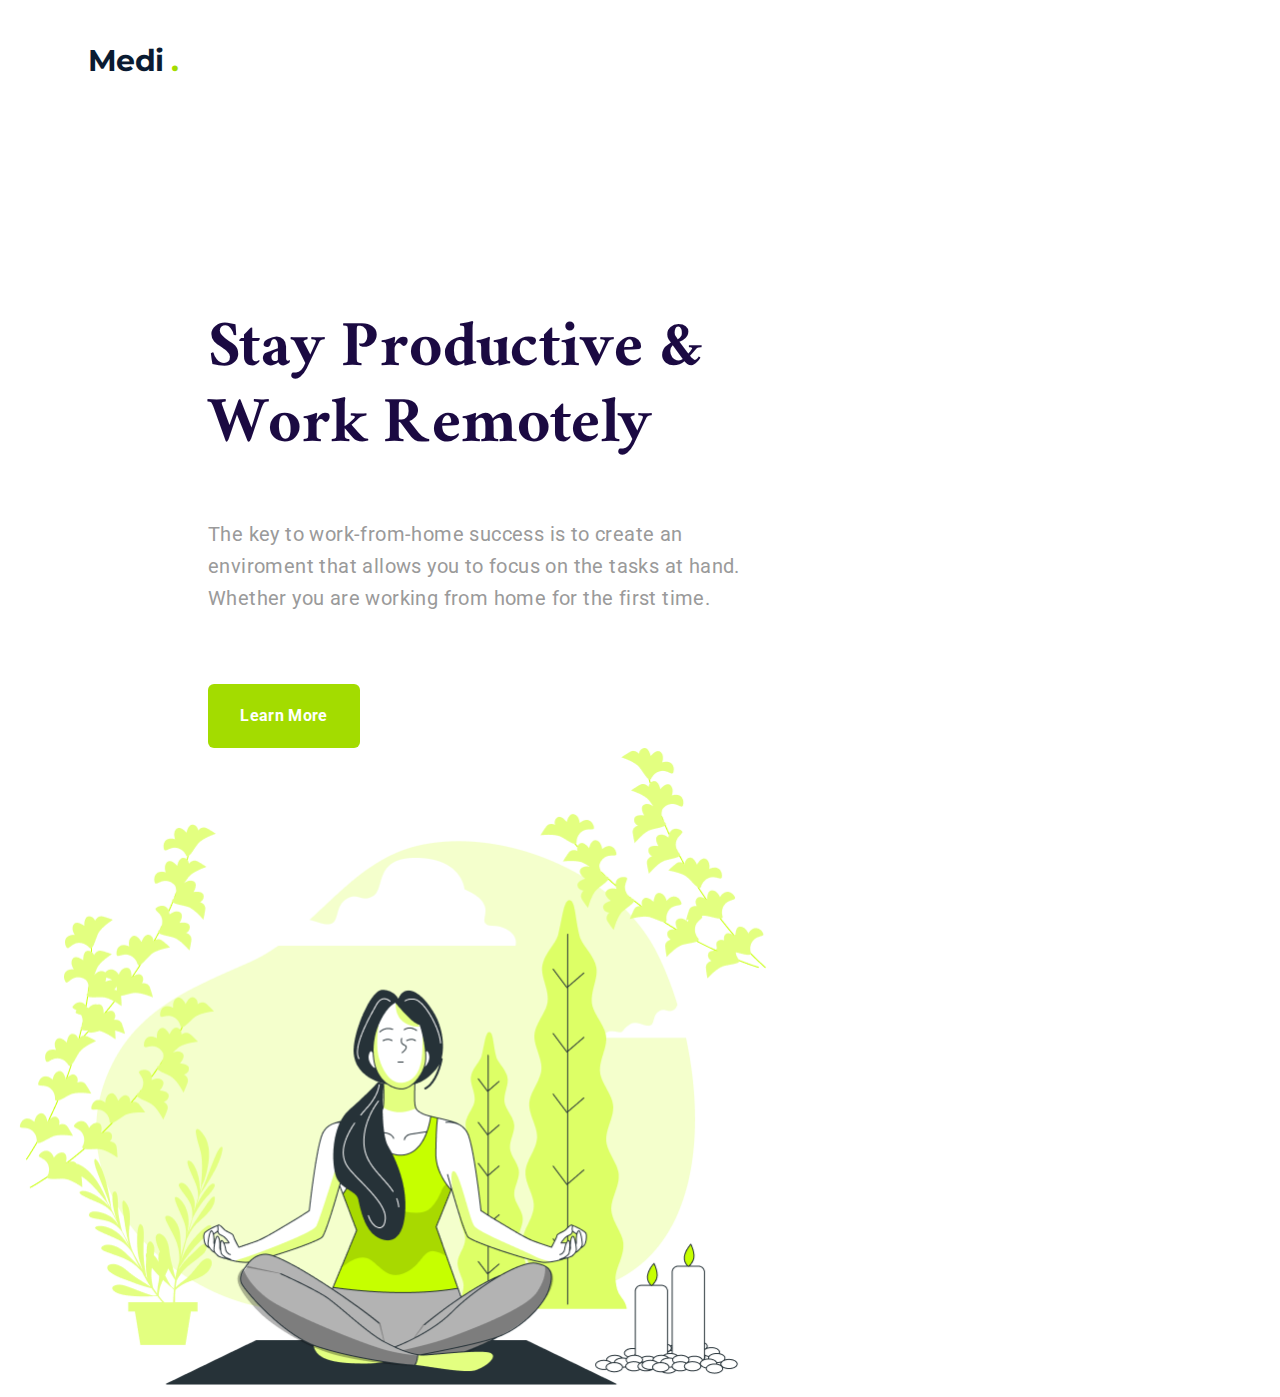
<file: index.html>
<!DOCTYPE html>
<html lang="en">
<head>
    <meta charset="UTF-8">
    <meta name="viewport" content="width=device-width, initial-scale=1.0">
    <link href="https://fonts.googleapis.com/css2?family=Montserrat:wght@400;700&family=Ramaraja&family=Roboto:wght@400;700&display=swap" rel="stylesheet">
    <link rel="stylesheet" href="styles/index.css">
    <title>Document</title>
</head>
<body>
    <header>
        <h3 class="logo"> Medi <span class="logo-dot">.</span></h3>
    </header> 
    <main>
        <section>
            <h1 class="main-title"> Stay Productive &
                Work Remotely</h1>
            <p class="main-info">The key to work-from-home success is to create an 
                enviroment that allows you to focus on the tasks at hand. Whether you are working from home for the first time.</p>
            <button class="main-btn">Learn More</button>
        </section>
        <section>
            <img src="images/yoga.png" alt="Woman doing Yoga">
        </section>
    </main>
</body>
</html>
</file>
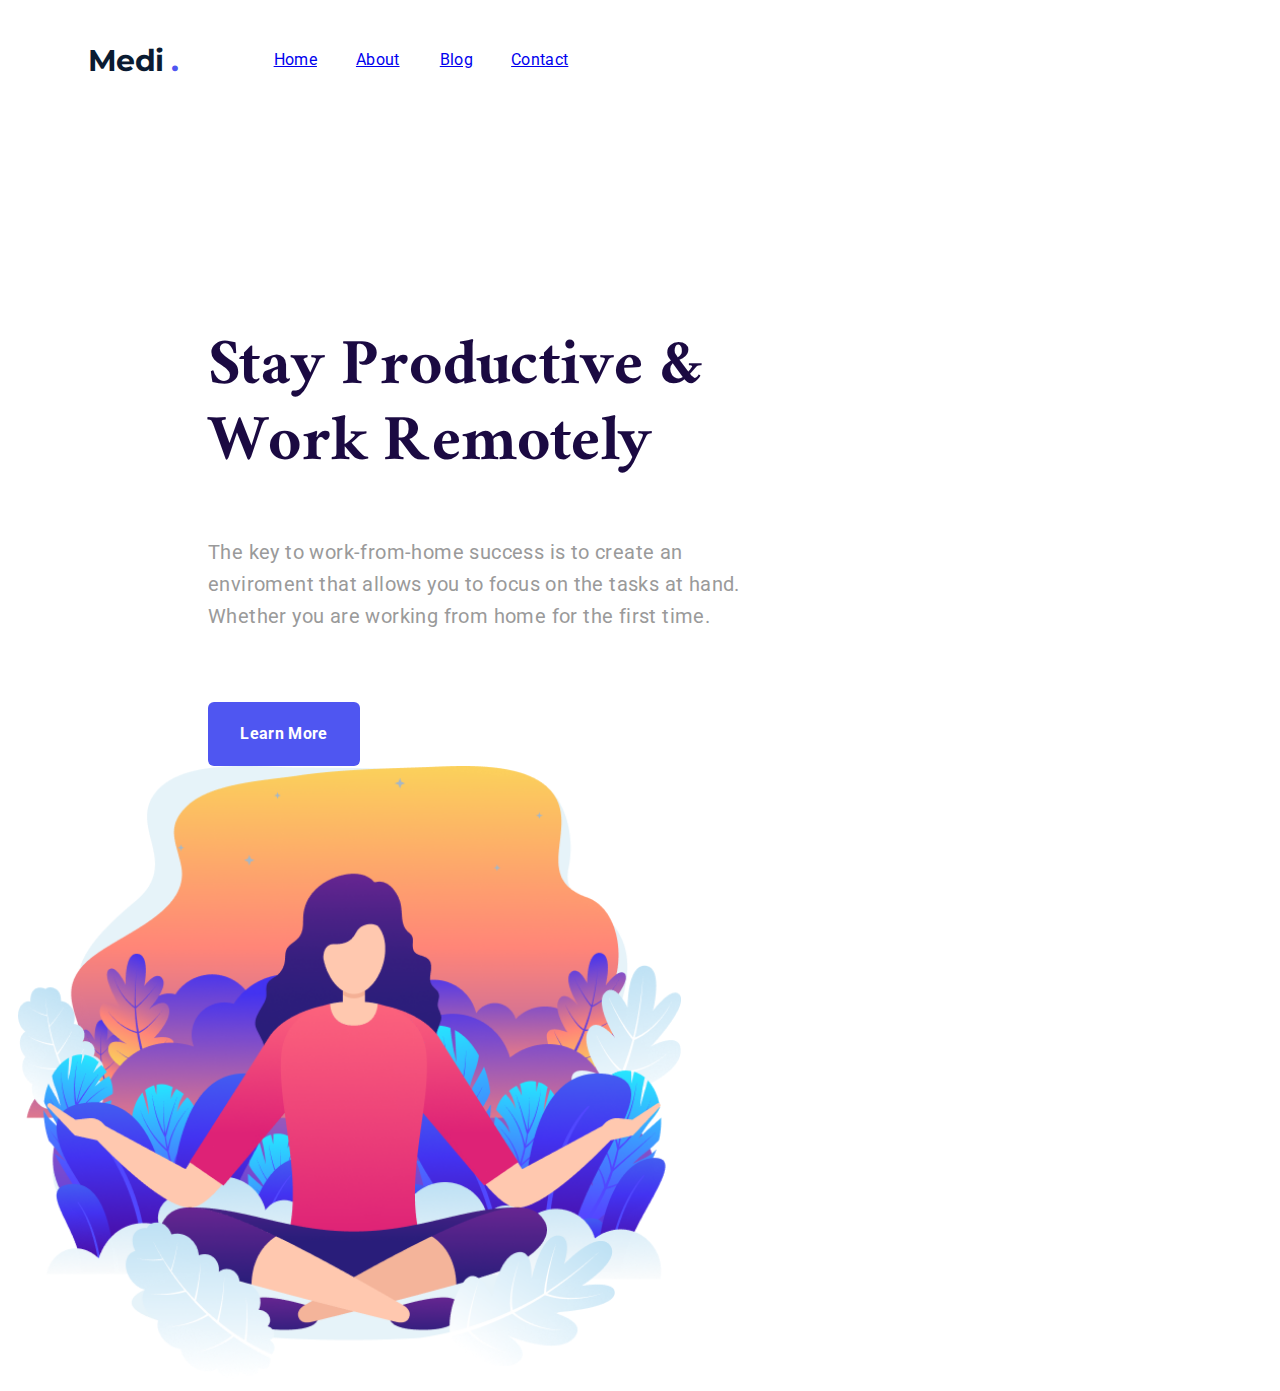
<file: index1.html>
<!DOCTYPE html>
<html lang="en">
<head>
    <meta charset="UTF-8">
    <meta name="viewport" content="width=device-width, initial-scale=1.0">
    <link href="https://fonts.googleapis.com/css2?family=Montserrat:wght@400;700&family=Ramaraja&family=Roboto:wght@400;700&display=swap" rel="stylesheet">
    <link rel="stylesheet" href="styles/index1.css">
    <title> Figma test 1</title>
</head>
<body>
    <header>
        <h3 class="logo">Medi <span class="logo-dot">.</span></h3>
        <nav><!--Navigation-->
            <a href="#" class="home"> Home </a>
            <a href="#" class="about"> About </a>
            <a href="#" class="blog"> Blog </a>
            <a href="#" class="contact"> Contact </a>
            <a href="#" class="signin"> Sign In </a>
        </nav><!--End Navigation-->
        <div class="but">
            <button class="signup-btn"> Sign Up </button>
        </div>
        </header> 
    <main>
        <section>
            <h1 class="main-title1">Stay Productive &
                Work Remotely </h1>
            <p class="main-info"> The key to work-from-home success is to create an 
                enviroment that allows you to focus on the tasks at hand. Whether you are working from home for the first time.</p>
            <button class="main-btn">Learn More</button>
        </section>
        <section>
            <img src="images/Focus.png" alt="Woman Focus">
        </section>
    </main>
</body>
</html>
</file>
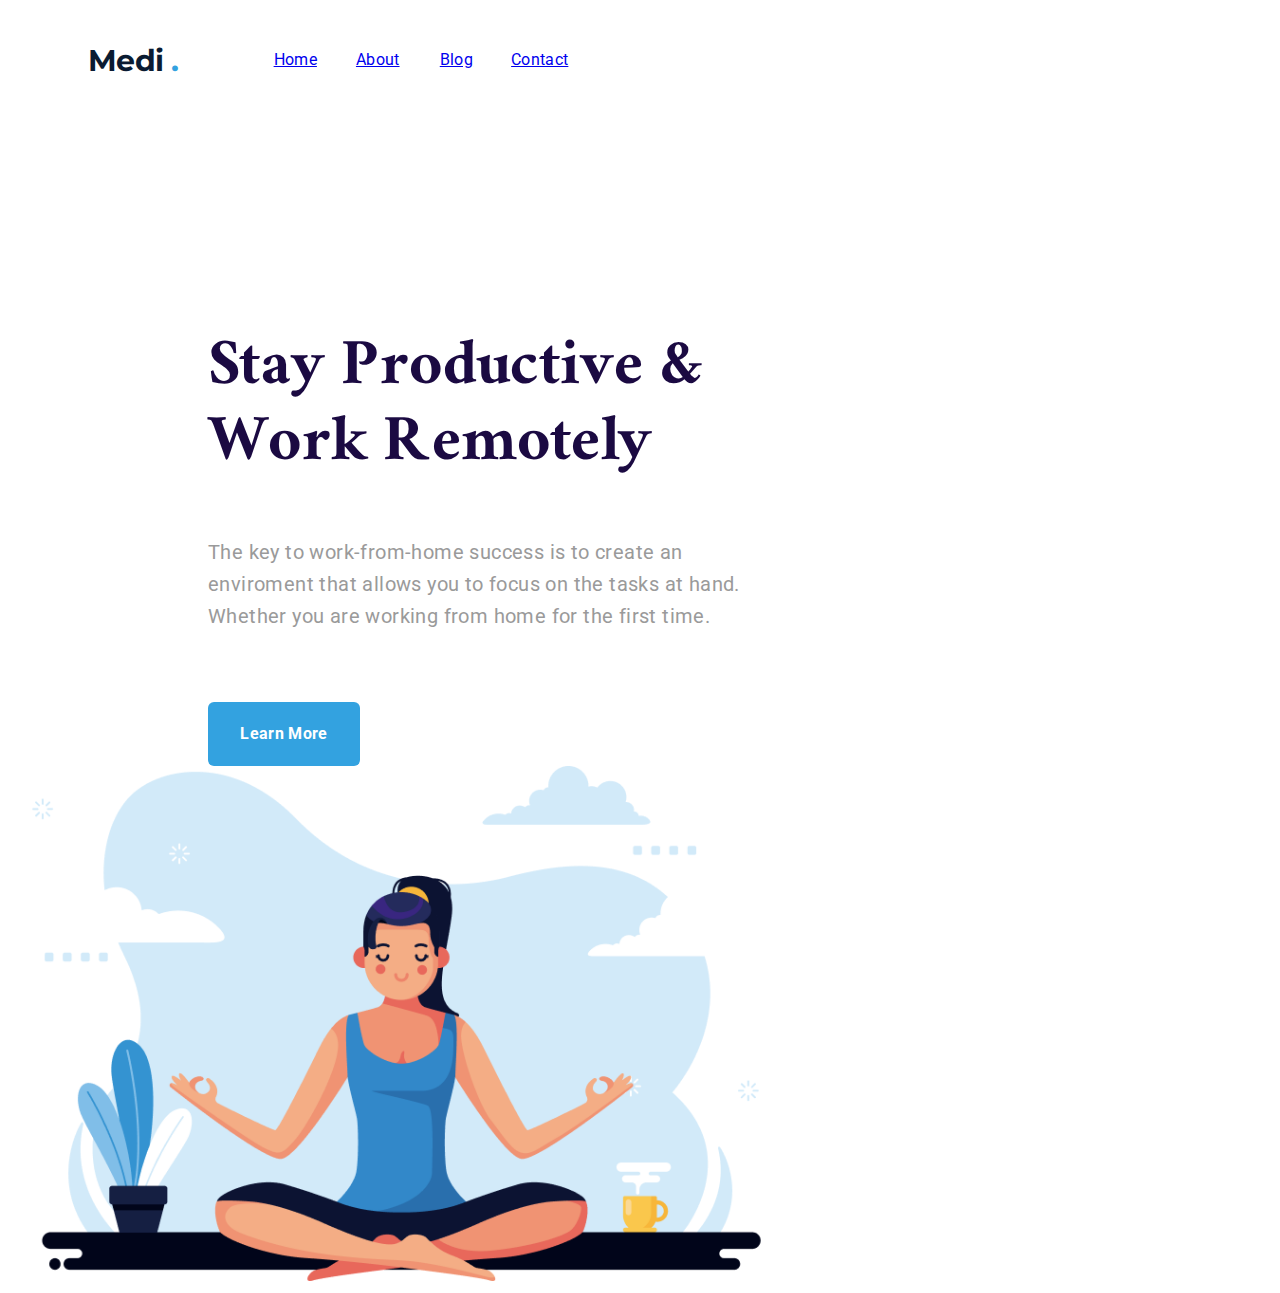
<file: index2.html>
<!DOCTYPE html>
<html lang="en">
<head>
    <meta charset="UTF-8">
    <meta name="viewport" content="width=device-width, initial-scale=1.0">
    <link href="https://fonts.googleapis.com/css2?family=Montserrat:wght@400;700&family=Ramaraja&family=Roboto:wght@400;700&display=swap" rel="stylesheet">
    <link rel="stylesheet" href="styles/index2.css">
    <title> Figma-test 2 </title>
</head>
<body>
    <header>
        <h3 class="logo"> Medi <span class="logo-dot">.</span></h3>
        <nav><!--Navigation-->
            <a href="#" class="home"> Home </a>
            <a href="#" class="about"> About </a>
            <a href="#" class="blog"> Blog </a>
            <a href="#" class="contact"> Contact </a>
        </nav><!--End Navigation-->
        <div> 
            <p href="#" class="signin"> Sign In </p>
            <button class="signup-btn"> Sign Up </button>
        </div>
        </header> 
    <main>
        <section>
            <h1 class="main-title1">Stay Productive &
                Work Remotely </h1>
            <p class="main-info"> The key to work-from-home success is to create an 
                enviroment that allows you to focus on the tasks at hand. Whether you are working from home for the first time.</p>
            <button class="main-btn">Learn More</button>
        </section>
        <section>
            <img src="images/yoga2.png" alt="Woman doing yoga">
        </section>
    </main>
</body>
</html>
</file>
<file: styles/index.css>
.logo {
    font-family: 'Montserrat', sans-serif;
    font-style: normal;
    font-weight: bold;
    font-size: 30px;
    line-height: 48px;
    /* or 160% */
    letter-spacing: -0.02em;
    color: #0A1B32;
    margin-top: 37px;
    margin-left: 80px;
}

.logo-dot {
    color: #A3DC00;
}

section {
    display: inline-block;
}

.main-title {
    max-width: 495px;
    width: 100%;
    margin-top: 203px;
    margin-left: 200px;
    font-family: 'Ramaraja', serif;
    font-style: normal;
    font-weight: normal;
    font-size: 72px;
    line-height: 76px;
    /* or 106% */
    letter-spacing: 0.02em;
    color: #1B0A42;
}

.main-info {
    max-width: 583px;
    width: 100%;
    margin-top: 10px;
    margin-left: 200px;
    font-family: 'Roboto', sans-serif;
    font-style: normal;
    font-weight: normal;
    font-size: 20px;
    line-height: 32px;
    /* or 160% */
    letter-spacing: 0.02em;
    color: #9A9A9A;
}

.main-btn {
    width: 152px;
    height: 64px;
    margin-top: 50px;
    margin-left: 200px;
    background-color: #A3DC00;
    border-radius: 6px;
    font-family: 'Roboto', sans-serif;
    font-style: normal;
    font-weight: bold;
    font-size: 16px;
    line-height: 32px;
    /* or 200% */
    text-align: center;
    letter-spacing: 0.02em;
    color: #FFFFFF;
    border: none;
}

img {
    max-width: 756px;
    width: 100%;
    margin-left: 10px;
}

section {
    display: inline-block;
}
</file>
<file: styles/index1.css>
.logo {
    font-family: 'Montserrat', sans-serif;
    font-style: normal;
    font-weight: bold;
    font-size: 30px;
    line-height: 48px;
    /* or 160% */
    letter-spacing: -0.02em;
    color: #0A1B32;
    margin-top: 37px;
    margin-left: 80px;
}

.logo-dot {
    color: #4F56F1;
}

nav {
    font-family: Roboto;
    font-style: normal;
    font-weight: normal;
    font-size: 16px;
    line-height: 24px;
    /* identical to box height, or 150% */
    text-align: center;
    letter-spacing: 0.02em;
    color: #1B0A42;
}

.home {
    position: absolute;
    width: 45px;
    height: 24px;
    left: 272.76px;
    top: 48px;
}

.about {
    position: absolute;
    width: 44px;
    height: 24px;
    left: 355.76px;
    top: 48px;
}

.blog {
    position: absolute;
    width: 33px;
    height: 24px;
    left: 439.76px;
    top: 48px;
}

.contact {
    position: absolute;
    width: 58px;
    height: 24px;
    left: 510.76px;
    top: 48px;
}

.but {
    display: inline-block;
}
    
.signin {
    
    position: absolute;
    width: 51px;
    height: 24px;
    left: 1320.96px;
    top: 48px;
    font-family: Roboto;
    font-style: normal;
    font-weight: normal;
    font-size: 16px;
    line-height: 24px;
    /* identical to box height, or 150% */
    text-align: center;
    letter-spacing: 0.02em;
    color: #1B0A42
}

.signup-btn {
    display: inline;
    position: absolute;
    width: 120px;
    height: 59.65px;
    margin-top: 30px;
    margin-bottom: 830.35px;
    margin-left: 1412.26px;
    background-color: #4F56F1;
    border-radius: 6px;
    font-family: 'Roboto', sans-serif;
    font-style: normal;
    font-weight: bold;
    font-size: 16px;
    line-height: 24px;
    /* or 200% */
    text-align: center;
    letter-spacing: 0.02em;
    color: #FFFFFF;
    border: none;
}

section {
    display: inline-block;
}
    
.main-title1 {
    max-width: 495px;
    width: 100%;
    margin-top: 203px;
    margin-left: 200px;
    font-family: 'Ramaraja', serif;
    font-style: normal;
    font-weight: normal;
    font-size: 72px;
    line-height: 76px;
    /* or 106% */
    letter-spacing: 0.02em;
    color: #1B0A42;
}
    
.main-info {
    max-width: 583px;
    width: 100%;
    margin-top: 10px;
    margin-left: 200px;
    font-family: 'Roboto', sans-serif;
    font-style: normal;
    font-weight: normal;
    font-size: 20px;
    line-height: 32px;
    /* or 160% */
    letter-spacing: 0.02em;
    color: #9A9A9A;
    }
    
    .main-btn {
        width: 152px;
        height: 64px;
        margin-top: 50px;
        margin-left: 200px;
        background-color: #4F56F1;
        border-radius: 6px;
        font-family: 'Roboto', sans-serif;
        font-style: normal;
        font-weight: bold;
        font-size: 16px;
        line-height: 32px;
        /* or 200% */
        text-align: center;
        letter-spacing: 0.02em;
        color: #FFFFFF;
        border: none;
    }
    
    img {
        max-width: 756px;
        width: 100%;
        margin-left: 10px;
    }
    
    section {
        display: inline-block;
    }
</file>
<file: styles/index2.css>
.logo {
    font-family: 'Montserrat', sans-serif;
    font-style: normal;
    font-weight: bold;
    font-size: 30px;
    line-height: 48px;
    /* or 160% */
    letter-spacing: -0.02em;
    color: #0A1B32;
    margin-top: 37px;
    margin-left: 80px;
}

.logo-dot {
    color: #33A2E0;
}

nav {
    font-family: Roboto;
    font-style: normal;
    font-weight: normal;
    font-size: 16px;
    line-height: 24px;
    /* identical to box height, or 150% */
    text-align: center;
    letter-spacing: 0.02em;
    color: #1B0A42;
}

.home {
    position: absolute;
    width: 45px;
    height: 24px;
    left: 272.76px;
    top: 48px;
}

.about {
    position: absolute;
    width: 44px;
    height: 24px;
    left: 355.76px;
    top: 48px;
}

.blog {
    position: absolute;
    width: 33px;
    height: 24px;
    left: 439.76px;
    top: 48px;
}

.contact {
    position: absolute;
    width: 58px;
    height: 24px;
    left: 510.76px;
    top: 48px;
}

div {
    display: inline-block;
}
    
.signin {
    
    position: absolute;
    width: 51px;
    height: 24px;
    left: 1320.96px;
    top: 48px;
    font-family: Roboto;
    font-style: normal;
    font-weight: normal;
    font-size: 16px;
    line-height: 24px;
    /* identical to box height, or 150% */
    text-align: center;
    letter-spacing: 0.02em;
    color: #1B0A42
}

.signup-btn {
    display: inline;
    position: absolute;
    width: 120px;
    height: 59.65px;
    margin-top: 30px;
    margin-bottom: 830.35px;
    margin-left: 1412.26px;
    background-color: #33A2E0;
    border-radius: 6px;
    font-family: 'Roboto', sans-serif;
    font-style: normal;
    font-weight: bold;
    font-size: 16px;
    line-height: 24px;
    /* or 200% */
    text-align: center;
    letter-spacing: 0.02em;
    color: #FFFFFF;
    border: none;
}

section {
    display: inline-block;
}
    
.main-title1 {
    max-width: 495px;
    width: 100%;
    margin-top: 203px;
    margin-left: 200px;
    font-family: 'Ramaraja', serif;
    font-style: normal;
    font-weight: normal;
    font-size: 72px;
    line-height: 76px;
    /* or 106% */
    letter-spacing: 0.02em;
    color: #1B0A42;
}
    
.main-info {
    max-width: 583px;
    width: 100%;
    margin-top: 10px;
    margin-left: 200px;
    font-family: 'Roboto', sans-serif;
    font-style: normal;
    font-weight: normal;
    font-size: 20px;
    line-height: 32px;
    /* or 160% */
    letter-spacing: 0.02em;
    color: #9A9A9A;
    }
    
    .main-btn {
        width: 152px;
        height: 64px;
        margin-top: 50px;
        margin-left: 200px;
        background-color: #33A2E0;
        border-radius: 6px;
        font-family: 'Roboto', sans-serif;
        font-style: normal;
        font-weight: bold;
        font-size: 16px;
        line-height: 32px;
        /* or 200% */
        text-align: center;
        letter-spacing: 0.02em;
        color: #FFFFFF;
        border: none;
    }
    
    img {
        max-width: 756px;
        width: 100%;
        margin-left: 10px;
    }
    
    section {
        display: inline-block;
    }
</file>
